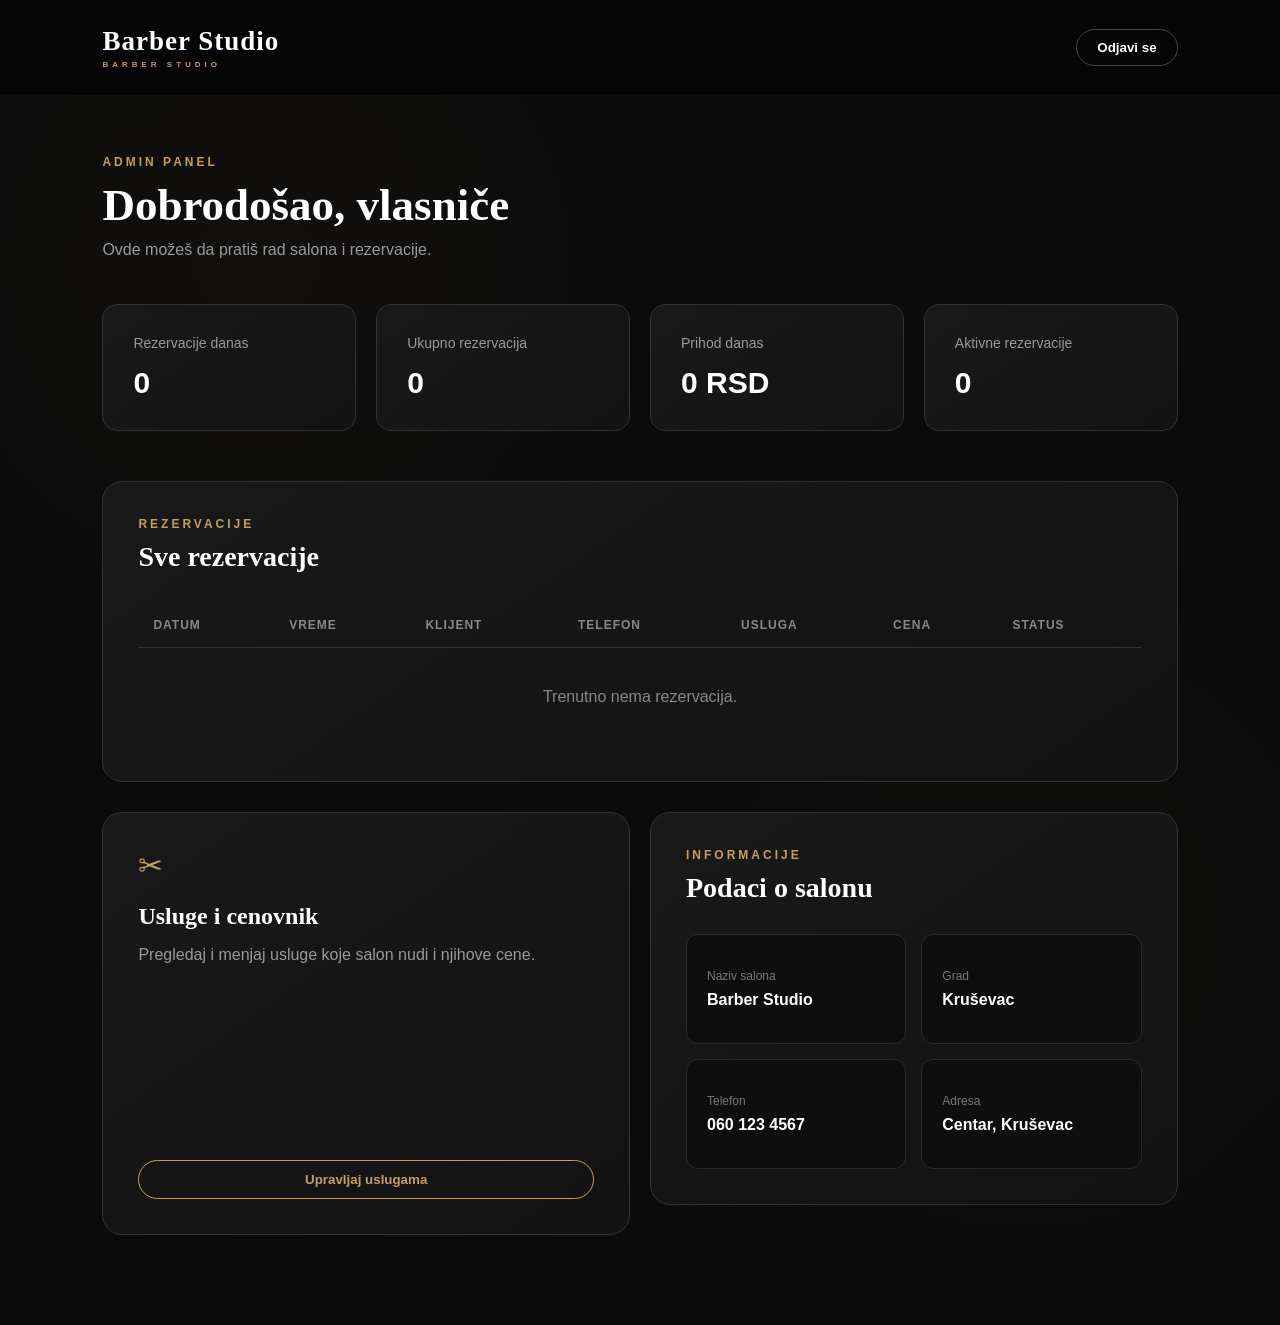
<file: admin.html>
<!DOCTYPE html>
<html lang="sr">

<head>

    <meta charset="UTF-8">
    <meta name="viewport" content="width=device-width, initial-scale=1.0">

    <title>Admin Panel - Barber Studio</title>

    <link rel="stylesheet" href="style.css">

</head>


<body>


<header class="admin-header">

    <div class="logo">
        Barber Studio
    </div>

    <button class="logout-btn" onclick="logout()">
        Odjavi se
    </button>

</header>



<main class="admin-container">


    <!-- NASLOV -->

    <div class="admin-title">

        <p class="admin-label">
            ADMIN PANEL
        </p>

        <h1>
            Dobrodošao, vlasniče
        </h1>

        <p>
            Ovde možeš da pratiš rad salona i rezervacije.
        </p>

    </div>



    <!-- STATISTIKA -->

    <section class="stats">


        <div class="stat-card">

            <span>
                Rezervacije danas
            </span>

            <strong id="todayReservations">
                0
            </strong>

        </div>



        <div class="stat-card">

            <span>
                Ukupno rezervacija
            </span>

            <strong id="totalReservations">
                0
            </strong>

        </div>



        <div class="stat-card">

            <span>
                Prihod danas
            </span>

            <strong id="todayIncome">
                0 RSD
            </strong>

        </div>



        <div class="stat-card">

            <span>
                Aktivne rezervacije
            </span>

            <strong id="activeReservations">
                0
            </strong>

        </div>


    </section>



    <!-- REZERVACIJE -->

    <section class="admin-section">


        <div class="section-header">

            <div>

                <p class="admin-label">
                    REZERVACIJE
                </p>

                <h2>
                    Sve rezervacije
                </h2>

            </div>

        </div>



        <div class="table-wrapper">


            <table>


                <thead>

                    <tr>

                        <th>Datum</th>

                        <th>Vreme</th>

                        <th>Klijent</th>

                        <th>Telefon</th>

                        <th>Usluga</th>

                        <th>Cena</th>

                        <th>Status</th>

                    </tr>

                </thead>



                <tbody id="reservationTable">

                </tbody>


            </table>


        </div>



        <!-- NEMA REZERVACIJA -->

        <div
            id="noReservations"
            style="
                display:none;
                text-align:center;
                padding:40px;
                color:#888;
            "
        >

            Trenutno nema rezervacija.

        </div>


    </section>



    <!-- BRZA PODEŠAVANJA -->

    <section class="admin-grid">


        <!-- USLUGE -->

        <div class="admin-card">

            <div class="card-icon">
                ✂
            </div>

            <h3>
                Usluge i cenovnik
            </h3>

            <p>
                Pregledaj i menjaj usluge koje salon nudi
                i njihove cene.
            </p>

<button
                class="card-button"
                onclick="window.location.href='usluge.html'"
>
               Upravljaj uslugama
            </button>

        </div>



    <!-- INFORMACIJE -->

    <section class="admin-section">


        <div class="section-header">

            <div>

                <p class="admin-label">
                    INFORMACIJE
                </p>

                <h2>
                    Podaci o salonu
                </h2>

            </div>

        </div>



        <div class="info-grid">


            <div class="info-item">

                <span>
                    Naziv salona
                </span>

                <strong>
                    Barber Studio
                </strong>

            </div>



            <div class="info-item">

                <span>
                    Grad
                </span>

                <strong>
                    Kruševac
                </strong>

            </div>



            <div class="info-item">

                <span>
                    Telefon
                </span>

                <strong>
                    060 123 4567
                </strong>

            </div>



            <div class="info-item">

                <span>
                    Adresa
                </span>

                <strong>
                    Centar, Kruševac
                </strong>

            </div>


        </div>


    </section>


</main>



<script>


/* =====================================
   UČITAVANJE REZERVACIJA
===================================== */

function getReservations() {

    try {

        const data =
            localStorage.getItem("reservations");

        if (!data) {
            return [];
        }

        const reservations =
            JSON.parse(data);

        if (!Array.isArray(reservations)) {
            return [];
        }

        return reservations;

    } catch (error) {

        console.error(
            "Greška pri učitavanju rezervacija:",
            error
        );

        return [];

    }

}



/* =====================================
   FORMAT DATUMA
===================================== */

function formatDate(date) {

    if (!date) {
        return "-";
    }

    const parts =
        date.split("-");

    if (parts.length !== 3) {
        return date;
    }

    return (
        parts[2] +
        "." +
        parts[1] +
        "." +
        parts[0] +
        "."
    );

}



/* =====================================
   UČITAJ ADMIN
===================================== */

function loadAdmin() {


    const reservations =
        getReservations();


    const table =
        document.getElementById(
            "reservationTable"
        );


    const noReservations =
        document.getElementById(
            "noReservations"
        );


    table.innerHTML = "";



    /* NEMA REZERVACIJA */

    if (reservations.length === 0) {

        noReservations.style.display =
            "block";

    } else {

        noReservations.style.display =
            "none";

    }



    /* =====================================
       SORTIRANJE PO DATUMU I VREMENU
    ===================================== */

    reservations.sort(function(a, b) {

        const first =
            new Date(
                a.date +
                "T" +
                (a.time || "00:00")
            );


        const second =
            new Date(
                b.date +
                "T" +
                (b.time || "00:00")
            );


        return first - second;

    });



    /* =====================================
       ISPIS REZERVACIJA
    ===================================== */

    reservations.forEach(function(reservation) {


        const row =
            document.createElement("tr");



        /*
         * Nema više čekanja.
         * Svaka rezervacija je automatski potvrđena.
         */

        const status =
            reservation.status === "Otkazano"
                ? "Otkazano"
                : "Potvrđeno";



        let statusClass =
            "confirmed";


        if (status === "Otkazano") {

            statusClass =
                "cancelled";

        }



        row.innerHTML = `

            <td>
                ${formatDate(reservation.date)}
            </td>


            <td>

                <strong>
                    ${reservation.time || "-"}
                </strong>

            </td>


            <td>
                ${reservation.name || "-"}
            </td>


            <td>
                ${reservation.phone || "-"}
            </td>


            <td>
                ${reservation.service || "-"}
            </td>


            <td>
                ${(Number(reservation.price) || 0).toLocaleString("sr-RS")} RSD
            </td>


            <td>

                <span class="status ${statusClass}">
                    ${status}
                </span>

            </td>

        `;


        table.appendChild(row);

    });



    /* STATISTIKA */

    updateStatistics(reservations);

}



/* =====================================
   STATISTIKA
===================================== */

function updateStatistics(reservations) {


    const today =
        new Date();


    const todayString =

        today.getFullYear() +
        "-" +

        String(
            today.getMonth() + 1
        ).padStart(2, "0") +

        "-" +

        String(
            today.getDate()
        ).padStart(2, "0");



    /* =====================================
       REZERVACIJE DANAS
    ===================================== */

    const todayReservations =
        reservations.filter(function(reservation) {

            return (

                reservation.date ===
                todayString

                &&

                reservation.status !==
                "Otkazano"

            );

        });



    /* =====================================
       AKTIVNE REZERVACIJE
    ===================================== */

    const activeReservations =
        reservations.filter(function(reservation) {

            return (
                reservation.status !==
                "Otkazano"
            );

        });



    /* =====================================
       PRIHOD DANAS
    ===================================== */

    let income = 0;


    todayReservations.forEach(function(reservation) {

        income +=
            Number(
                reservation.price
            ) || 0;

    });



    /* =====================================
       ISPIS STATISTIKE
    ===================================== */

    document.getElementById(
        "todayReservations"
    ).textContent =
        todayReservations.length;



    document.getElementById(
        "totalReservations"
    ).textContent =
        reservations.length;



    document.getElementById(
        "todayIncome"
    ).textContent =

        income.toLocaleString(
            "sr-RS"
        ) +
        " RSD";



    document.getElementById(
        "activeReservations"
    ).textContent =
        activeReservations.length;

}



/* =====================================
   ODJAVA
===================================== */

function logout() {

    window.location.href =
        "login.html";

}



/* =====================================
   POKRETANJE
===================================== */

loadAdmin();


</script>


</body>

</html>
</file>
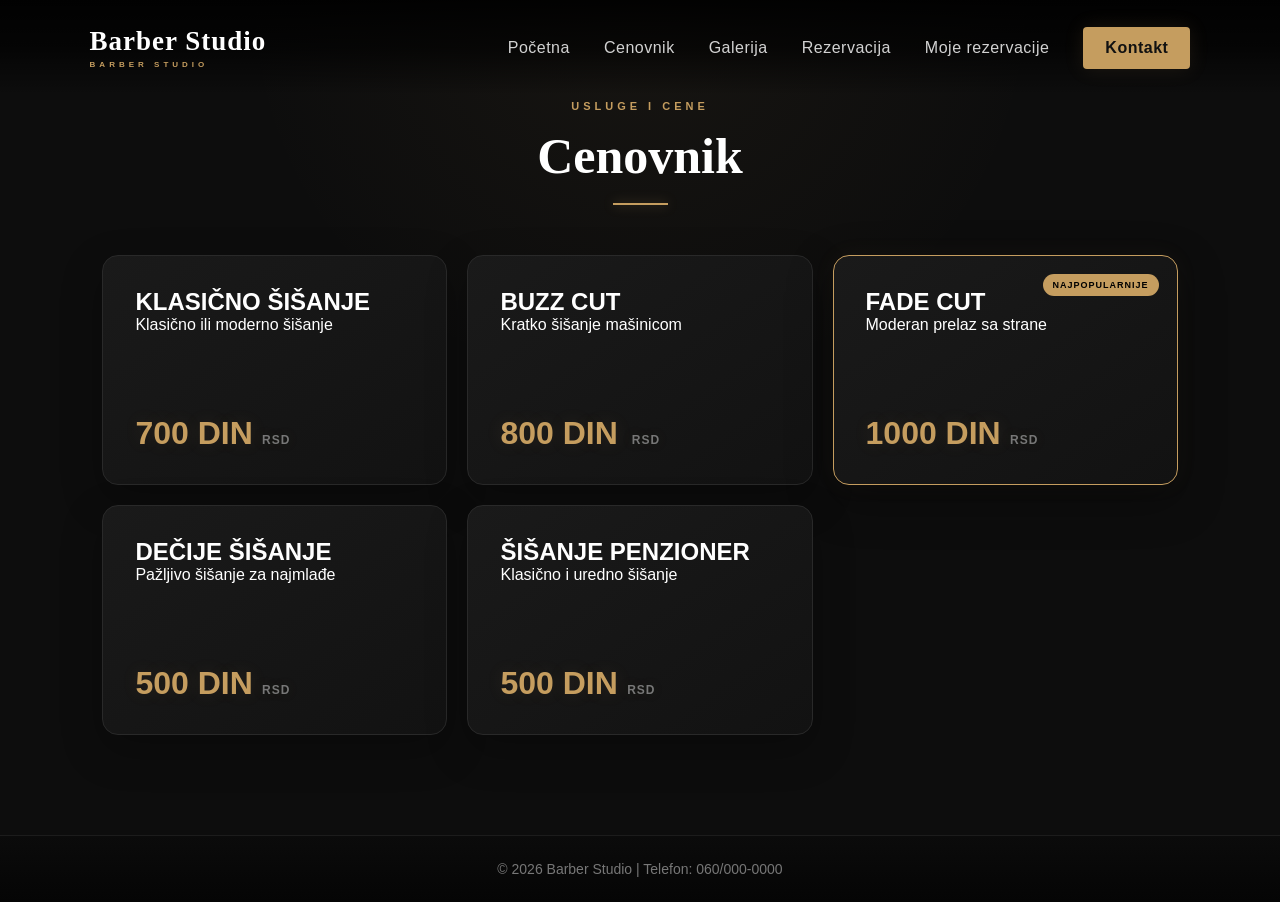
<file: cenovnik.html>
<!DOCTYPE html>
<html lang="sr">
<head>
    <meta charset="UTF-8">
    <meta name="viewport" content="width=device-width, initial-scale=1.0">
    <title>Cenovnik - Barber Studio</title>
    <link rel="stylesheet" href="style.css">
</head>

<body>

<header>
    <div class="logo">
        Barber Studio
    </div>

    <nav>
        <a href="index.html">Početna</a>
        <a href="cenovnik.html">Cenovnik</a>
        <a href="galerija.html">Galerija</a>
        <a href="rezervacija.html">Rezervacija</a>
        <a href="moje-rezervacije.html">Moje rezervacije</a>
        <a href="kontakt.html">Kontakt</a>
    </nav>
</header>


<section class="cenovnik">

    <h1>Cenovnik</h1>

    <div class="price-list">

        <div class="price-item">
            <div>
                <h2>KLASIČNO ŠIŠANJE</h2>
                <p>Klasično ili moderno šišanje</p>
            </div>
            <span>700 DIN</span>
        </div>

        <div class="price-item">
            <div>
                <h2>BUZZ CUT</h2>
                <p>Kratko šišanje mašinicom</p>
            </div>
            <span>800 DIN </span>
        </div>

        <div class="price-item">
            <div>
                <h2>FADE CUT</h2>
                <p>Moderan prelaz sa strane</p>
            </div>
            <span>1000 DIN</span>
        </div>

        <div class="price-item">
            <div>
                <h2>DEČIJE ŠIŠANJE</h2>
                <p>Pažljivo šišanje za najmlađe</p>
            </div>
            <span>500 DIN</span>
        </div>

        <div class="price-item">
            <div>
                <h2>ŠIŠANJE PENZIONER</h2>
                <p>Klasično i uredno šišanje</p>
            </div>
            <span>500 DIN</span>
        </div>

    </div>

</section>

<footer>
    <p>© 2026 Barber Studio | Telefon: 060/000-0000</p>
</footer>


</body>
</html>
</file>
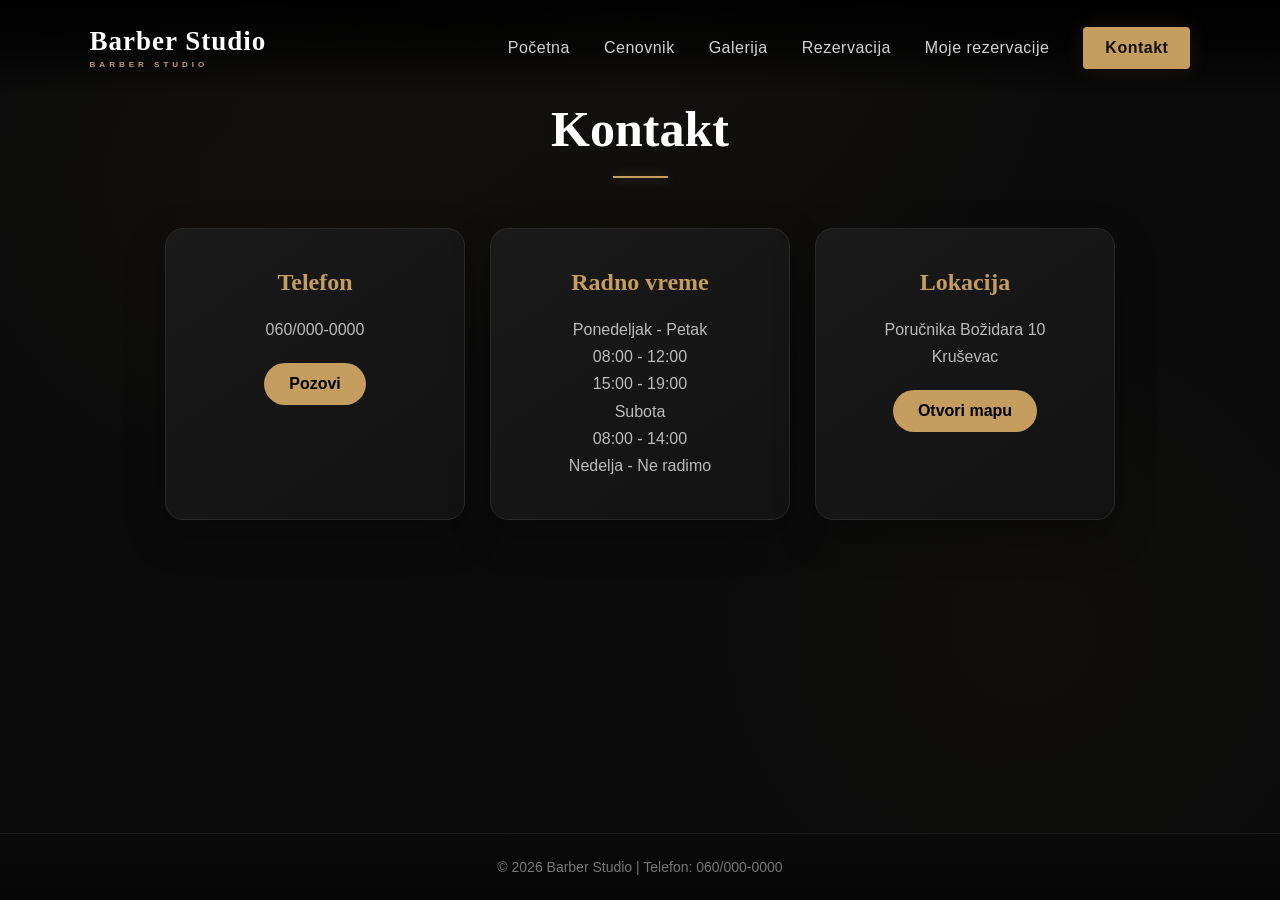
<file: kontakt.html>
<!DOCTYPE html>
<html lang="sr">

<head>

    <meta charset="UTF-8">
    <meta name="viewport" content="width=device-width, initial-scale=1.0">

    <title>Kontakt - Barber Studio</title>

    <link rel="stylesheet" href="style.css">

</head>

<body>

    <!-- =========================
         HEADER
    ========================== -->

    <header>

        <div class="logo">
            Barber Studio
        </div>

        <nav>

            <a href="index.html">Početna</a>

            <a href="cenovnik.html">Cenovnik</a>

            <a href="galerija.html">Galerija</a>

            <a href="rezervacija.html">Rezervacija</a>

            <a href="moje-rezervacije.html">Moje rezervacije</a>

            <a href="kontakt.html">Kontakt</a>

        </nav>

    </header>


    <!-- =========================
         KONTAKT
    ========================== -->

    <section class="contact">

        <h1>
            Kontakt
        </h1>

        <div class="contact-box">


            <!-- TELEFON -->

            <div class="contact-card">

                <h2>
                    Telefon
                </h2>

                <p>
                    060/000-0000
                </p>

                <a href="tel:0600000000">
                    Pozovi
                </a>

            </div>


            <!-- RADNO VREME -->

            <div class="contact-card">

                <h2>
                    Radno vreme
                </h2>

                <p>
                    Ponedeljak - Petak
                    <br>
                    08:00 - 12:00
                    <br>
                    15:00 - 19:00
                </p>

                <p>
                    Subota
                    <br>
                    08:00 - 14:00
                </p>

                <p>
                    Nedelja - Ne radimo
                </p>

            </div>


            <!-- LOKACIJA -->

            <div class="contact-card">

                <h2>
                    Lokacija
                </h2>

                <p>
                    Poručnika Božidara 10
                    <br>
                    Kruševac
                </p>

                <a
                    href="https://www.google.com/maps/search/?api=1&query=Poručnika+Božidara+10,+Kruševac"
                    target="_blank"
                    rel="noopener noreferrer"
                    class="map-button"
                >
                    Otvori mapu
                </a>

            </div>


        </div>

    </section>


    <!-- =========================
         FOOTER
    ========================== -->

    <footer>

        <p>
            © 2026 Barber Studio | Telefon: 060/000-0000
        </p>

    </footer>


</body>

</html>
</file>
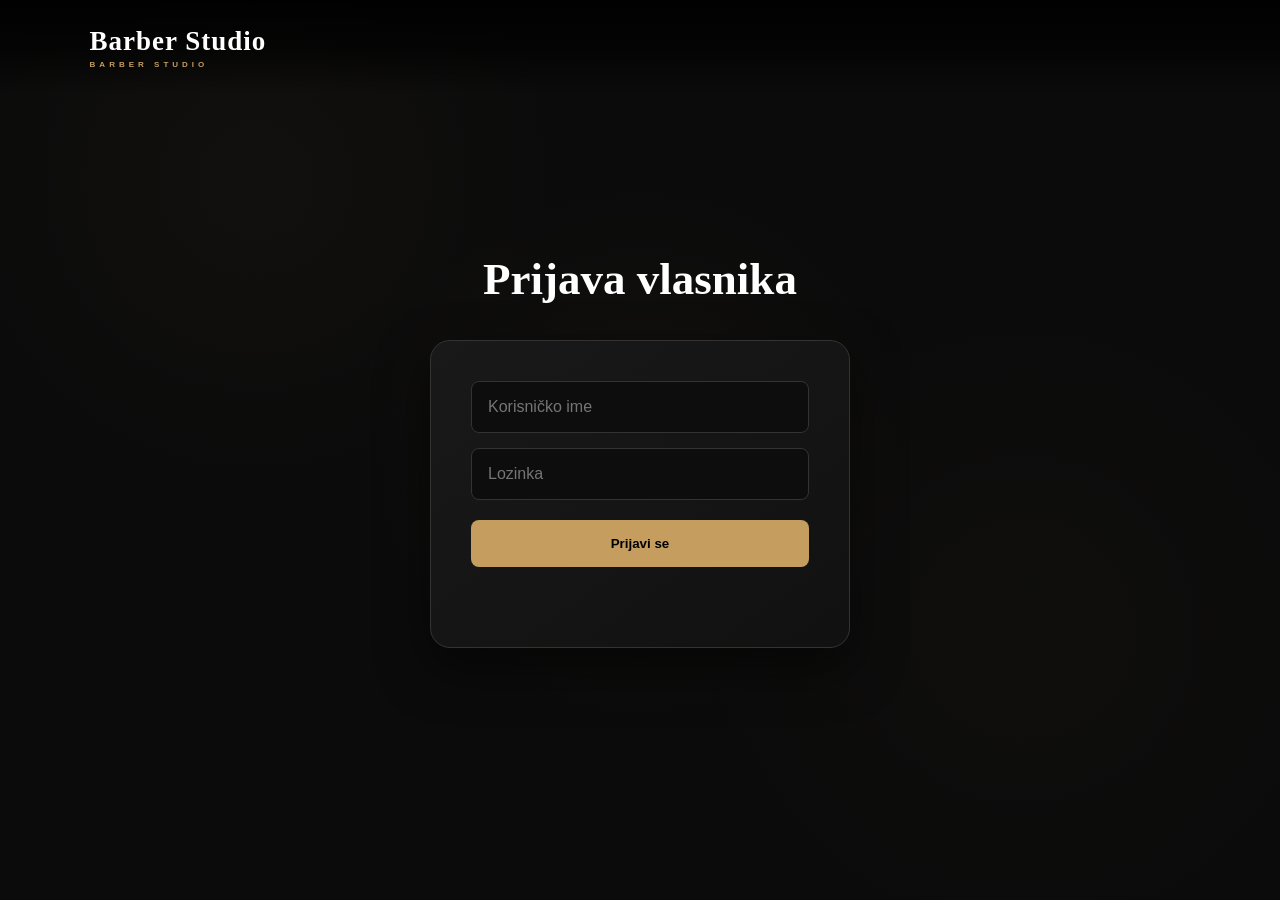
<file: login.html>
<!DOCTYPE html>
<html lang="sr">

<head>
    <meta charset="UTF-8">
    <meta name="viewport" content="width=device-width, initial-scale=1.0">

    <title>Prijava - Barber Studio</title>

    <link rel="stylesheet" href="style.css">
</head>

<body>

<header>

    <div class="logo">
        Barber Studio
    </div>

</header>


<section class="login">

    <h1>Prijava vlasnika</h1>

    <div class="login-box">

        <input
            type="text"
            id="username"
            placeholder="Korisničko ime"
        >

        <input
            type="password"
            id="password"
            placeholder="Lozinka"
        >

        <button type="button" onclick="login()">
            Prijavi se
        </button>

        <p id="login-message"></p>

    </div>

</section>


<script>

function login() {

    const username = document.getElementById("username").value;
    const password = document.getElementById("password").value;

    if (username === "" || password === "") {

        document.getElementById("login-message").textContent =
            "Unesite korisničko ime i lozinku.";

        return;
    }

    // Za sada samo simulacija prijave.
    // Prava prijava će kasnije biti povezana sa serverom.

    if (username === "vlasnik" && password === "1234") {

        window.location.href = "admin.html";

    } else {

        document.getElementById("login-message").textContent =
            "Pogrešno korisničko ime ili lozinka.";

    }

}

</script>

</body>

</html>
</file>
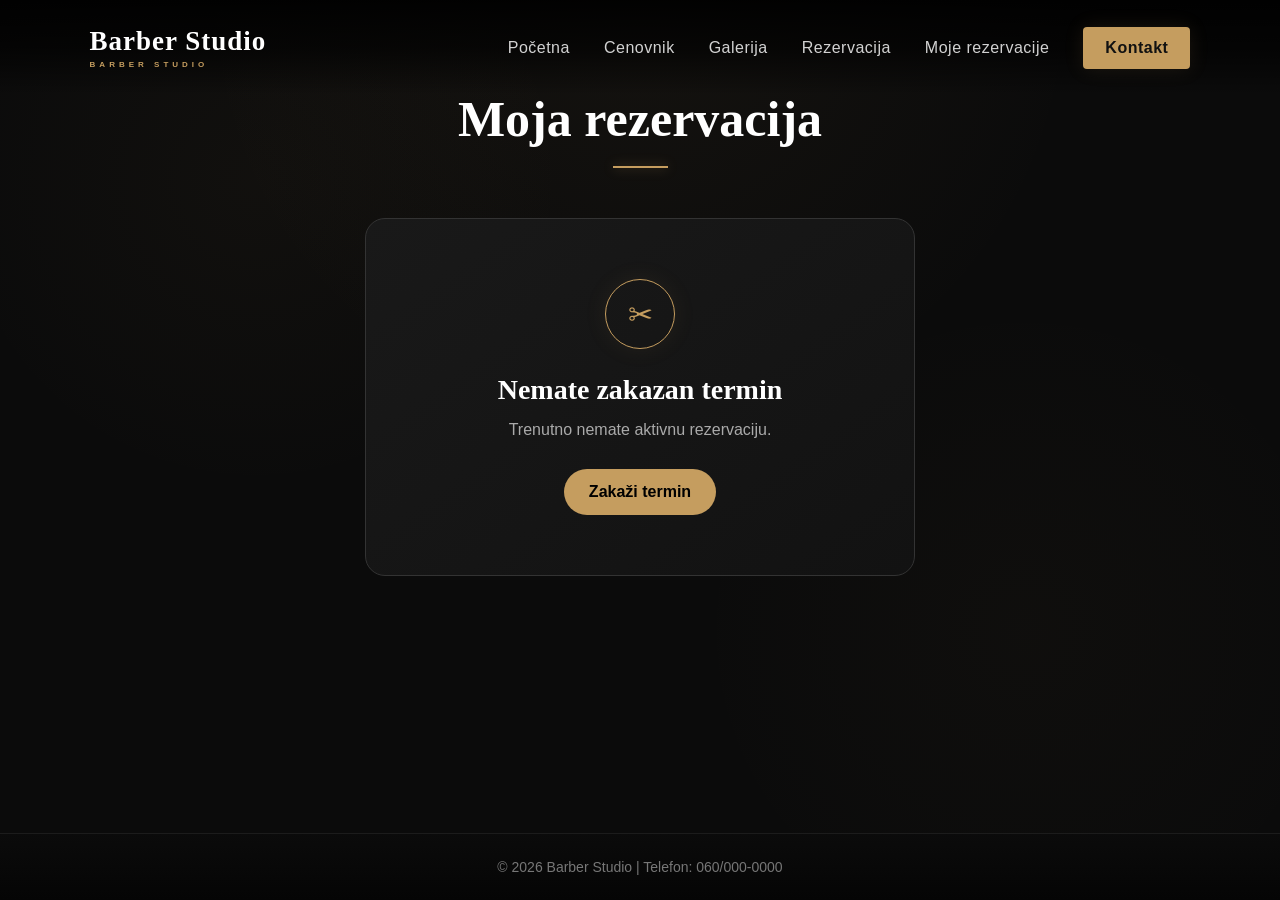
<file: moje-rezervacije.html>
<!DOCTYPE html>
<html lang="sr">

<head>

    <meta charset="UTF-8">
    <meta name="viewport" content="width=device-width, initial-scale=1.0">

    <title>Moje rezervacije - Barber Studio</title>

    <link rel="stylesheet" href="style.css">

</head>


<body>


<header>

    <div class="logo">
        Barber Studio
    </div>


    <nav>

        <a href="index.html">
            Početna
        </a>

        <a href="cenovnik.html">
            Cenovnik
        </a>

        <a href="galerija.html">
            Galerija
        </a>

        <a href="rezervacija.html">
            Rezervacija
        </a>

        <a href="moje-rezervacije.html">
            Moje rezervacije
        </a>

        <a href="kontakt.html">
            Kontakt
        </a>

    </nav>

</header>



<section class="my-reservation">

    <h1>
        Moja rezervacija
    </h1>


    <div id="reservationContainer">

    </div>

</section>



<footer>

    <p>
        © 2026 Barber Studio | Telefon: 060/000-0000
    </p>

</footer>



<script>

/* =====================================================
   MOJA REZERVACIJA
===================================================== */

function loadMyReservation() {

    let container =
        document.getElementById(
            "reservationContainer"
        );


    /* =========================================
       UČITAVANJE SVIH REZERVACIJA
    ========================================= */

    let reservations = [];


    try {

        reservations =
            JSON.parse(
                localStorage.getItem("reservations")
            ) || [];

    } catch (error) {

        reservations = [];

    }


    /* =========================================
       AKO NEMA REZERVACIJA
    ========================================= */

    if (
        !Array.isArray(reservations) ||
        reservations.length === 0
    ) {

        showNoReservation();

        return;

    }


    /* =========================================
       UZMI POSLEDNJU REZERVACIJU
    ========================================= */

    let reservation =
        reservations[reservations.length - 1];


    /* =========================================
       AKO JE POSLEDNJA OTKAZANA
    ========================================= */

    if (
        reservation.status === "Otkazano"
    ) {

        showNoReservation();

        return;

    }


    /* =========================================
       PRIKAŽI REZERVACIJU
    ========================================= */

    container.innerHTML = `

        <div class="reservation-card">


            <div class="reservation-top">

                <div>

                    <span>
                        BARBER STUDIO
                    </span>

                    <h2>
                        Vaš termin
                    </h2>

                </div>


                <div class="reservation-status confirmed">
                    Potvrđeno
                </div>

            </div>



            <div class="reservation-details">


                <div class="reservation-detail">

                    <small>
                        IME I PREZIME
                    </small>

                    <strong>
                        ${escapeHTML(reservation.name)}
                    </strong>

                </div>



                <div class="reservation-detail">

                    <small>
                        TELEFON
                    </small>

                    <strong>
                        ${escapeHTML(reservation.phone)}
                    </strong>

                </div>



                <div class="reservation-detail">

                    <small>
                        USLUGA
                    </small>

                    <strong>
                        ${escapeHTML(reservation.service)}
                    </strong>

                </div>



                <div class="reservation-detail">

                    <small>
                        DATUM
                    </small>

                    <strong>
                        ${formatDate(reservation.date)}
                    </strong>

                </div>



                <div class="reservation-detail">

                    <small>
                        VREME
                    </small>

                    <strong class="reservation-time">
                        ${escapeHTML(reservation.time)}
                    </strong>

                </div>



                <div class="reservation-detail">

                    <small>
                        CENA
                    </small>

                    <strong>
                        ${Number(reservation.price) || 0} RSD
                    </strong>

                </div>


            </div>



            <div class="reservation-actions">


                <a
                    href="rezervacija.html"
                    class="reservation-button"
                >
                    Nova rezervacija
                </a>


                <button
                    type="button"
                    onclick="cancelReservation(${reservation.id})"
                    class="cancel-button"
                >
                    Otkaži rezervaciju
                </button>


            </div>


        </div>

    `;

}


/* =====================================================
   NEMA REZERVACIJE
===================================================== */

function showNoReservation() {

    let container =
        document.getElementById(
            "reservationContainer"
        );


    container.innerHTML = `

        <div class="no-reservation">

            <div class="reservation-icon">
                ✂
            </div>


            <h2>
                Nemate zakazan termin
            </h2>


            <p>
                Trenutno nemate aktivnu rezervaciju.
            </p>


            <a
                href="rezervacija.html"
                class="reservation-button"
            >
                Zakaži termin
            </a>

        </div>

    `;

}


/* =====================================================
   OTKAZIVANJE
===================================================== */

function cancelReservation(id) {

    let confirmed =
        confirm(
            "Da li ste sigurni da želite da otkažete rezervaciju?"
        );


    if (!confirmed) {

        return;

    }


    let reservations = [];


    try {

        reservations =
            JSON.parse(
                localStorage.getItem("reservations")
            ) || [];

    } catch (error) {

        reservations = [];

    }


    /* =========================================
       PRONAĐI REZERVACIJU
    ========================================= */

    let reservation =
        reservations.find(
            function(item) {

                return item.id === id;

            }
        );


    if (!reservation) {

        return;

    }


    /* =========================================
       OZNAČI KAO OTKAZANO
    ========================================= */

    reservation.status =
        "Otkazano";


    localStorage.setItem(
        "reservations",
        JSON.stringify(reservations)
    );


    /* =========================================
       OSVEŽI STRANICU
    ========================================= */

    loadMyReservation();

}


/* =====================================================
   FORMAT DATUMA
===================================================== */

function formatDate(date) {

    if (!date) {

        return "-";

    }


    let parts =
        date.split("-");


    if (parts.length !== 3) {

        return date;

    }


    return (
        parts[2] +
        "." +
        parts[1] +
        "." +
        parts[0] +
        "."
    );

}


/* =====================================================
   ZAŠTITA TEKSTA
===================================================== */

function escapeHTML(value) {

    if (value === undefined || value === null) {

        return "";

    }


    return String(value)

        .replace(/&/g, "&amp;")

        .replace(/</g, "&lt;")

        .replace(/>/g, "&gt;")

        .replace(/"/g, "&quot;")

        .replace(/'/g, "&#039;");

}


/* =====================================================
   POKRETANJE
===================================================== */

loadMyReservation();

</script>


</body>

</html>
</file>
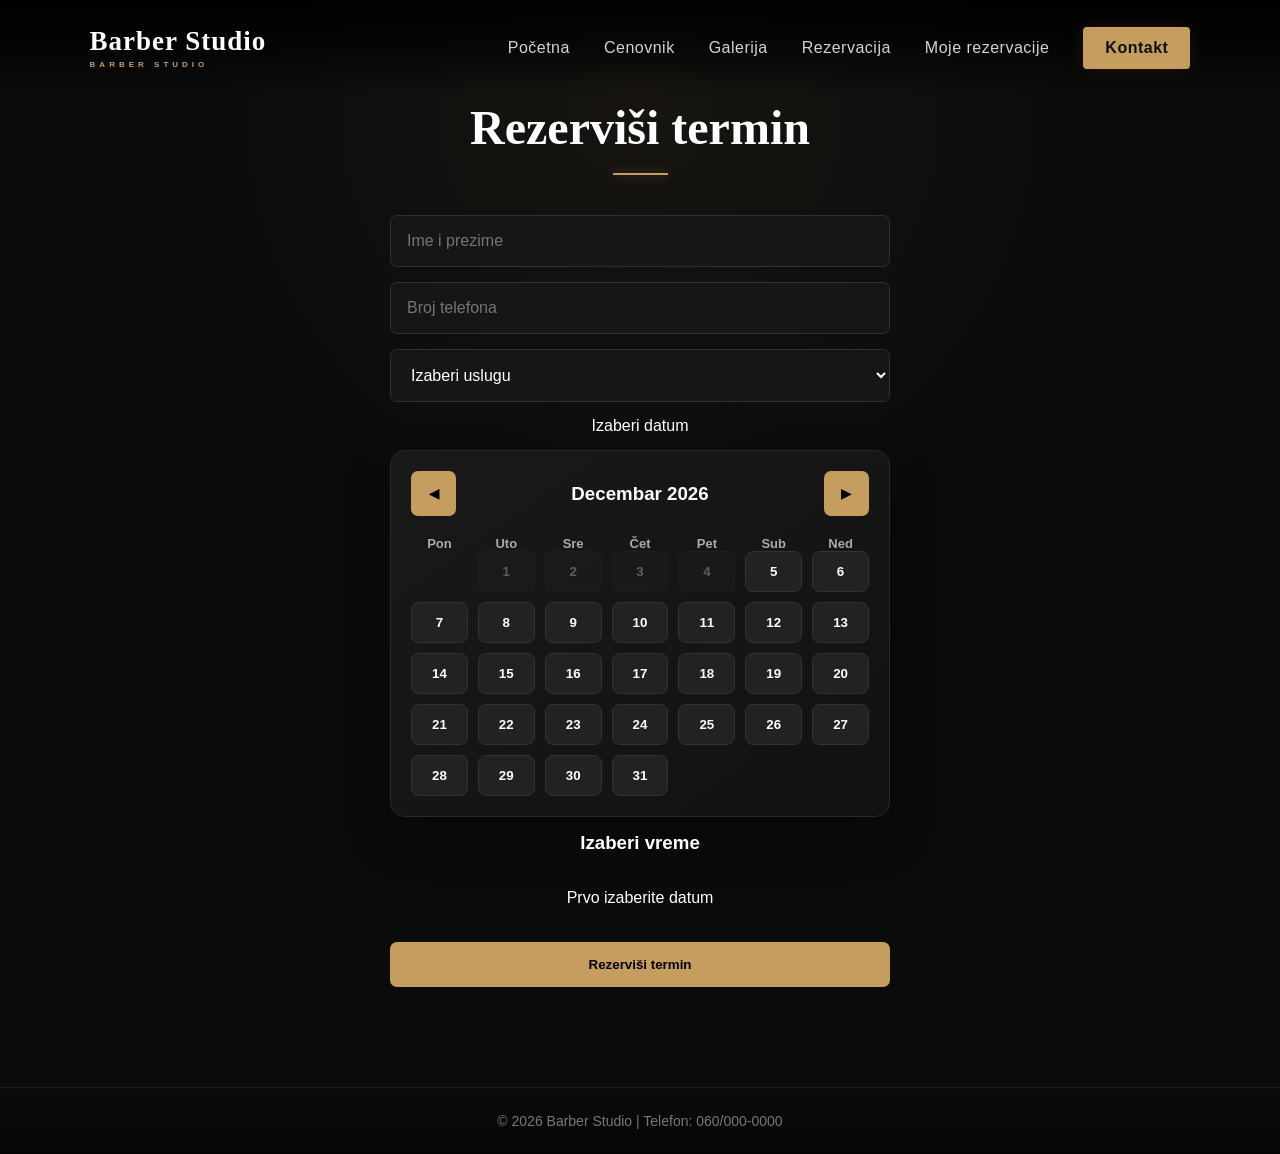
<file: rezervacija.html>
<!DOCTYPE html>
<html lang="sr">

<head>
    <meta charset="UTF-8">
    <meta name="viewport" content="width=device-width, initial-scale=1.0">
    <title>Rezervacija - Barber Studio</title>
    <link rel="stylesheet" href="style.css">
</head>


<body>


<header>

    <div class="logo">
        Barber Studio
    </div>


    <nav>
        <a href="index.html">Početna</a>
        <a href="cenovnik.html">Cenovnik</a>
        <a href="galerija.html">Galerija</a>
        <a href="rezervacija.html">Rezervacija</a>
        <a href="moje-rezervacije.html">Moje rezervacije</a>
        <a href="kontakt.html">Kontakt</a>
    </nav>

</header>




<section class="reservation">


<h1>Rezerviši termin</h1>



<form id="bookingForm">


<input
id="name"
type="text"
placeholder="Ime i prezime"
required>



<input
id="phone"
type="tel"
placeholder="Broj telefona"
required>



<select id="service" required>

<option value="">
Izaberi uslugu
</option>


<option>
Klasično šišanje - 700 DIN
</option>


<option>
Buzz Cut - 800 DIN
</option>


<option>
Fade Cut - 1000 DIN
</option>


<option>
Dečije šišanje - 500 DIN
</option>


<option>
Šišanje penzioner - 500 DIN
</option>


</select>





<label>
Izaberi datum
</label>


<div class="calendar">

    <div class="calendar-header">
        <button type="button" onclick="prevMonth()">◀</button>

        <h3 id="monthYear"></h3>

        <button type="button" onclick="nextMonth()">▶</button>
    </div>


    <div class="weekdays">

        <div>Pon</div>
        <div>Uto</div>
        <div>Sre</div>
        <div>Čet</div>
        <div>Pet</div>
        <div>Sub</div>
        <div>Ned</div>

    </div>


    <div id="calendarDays" class="calendar-days"></div>


</div>


<input type="hidden" id="date">




<h3>
Izaberi vreme
</h3>



<div id="times" class="times">

<p>
Prvo izaberite datum
</p>

</div>





<button type="submit">
Rezerviši termin
</button>



</form>


</section>





<footer>

<p>
© 2026 Barber Studio | Telefon: 060/000-0000
</p>

</footer>





<script src="script.js"></script>


</body>

</html>
</file>
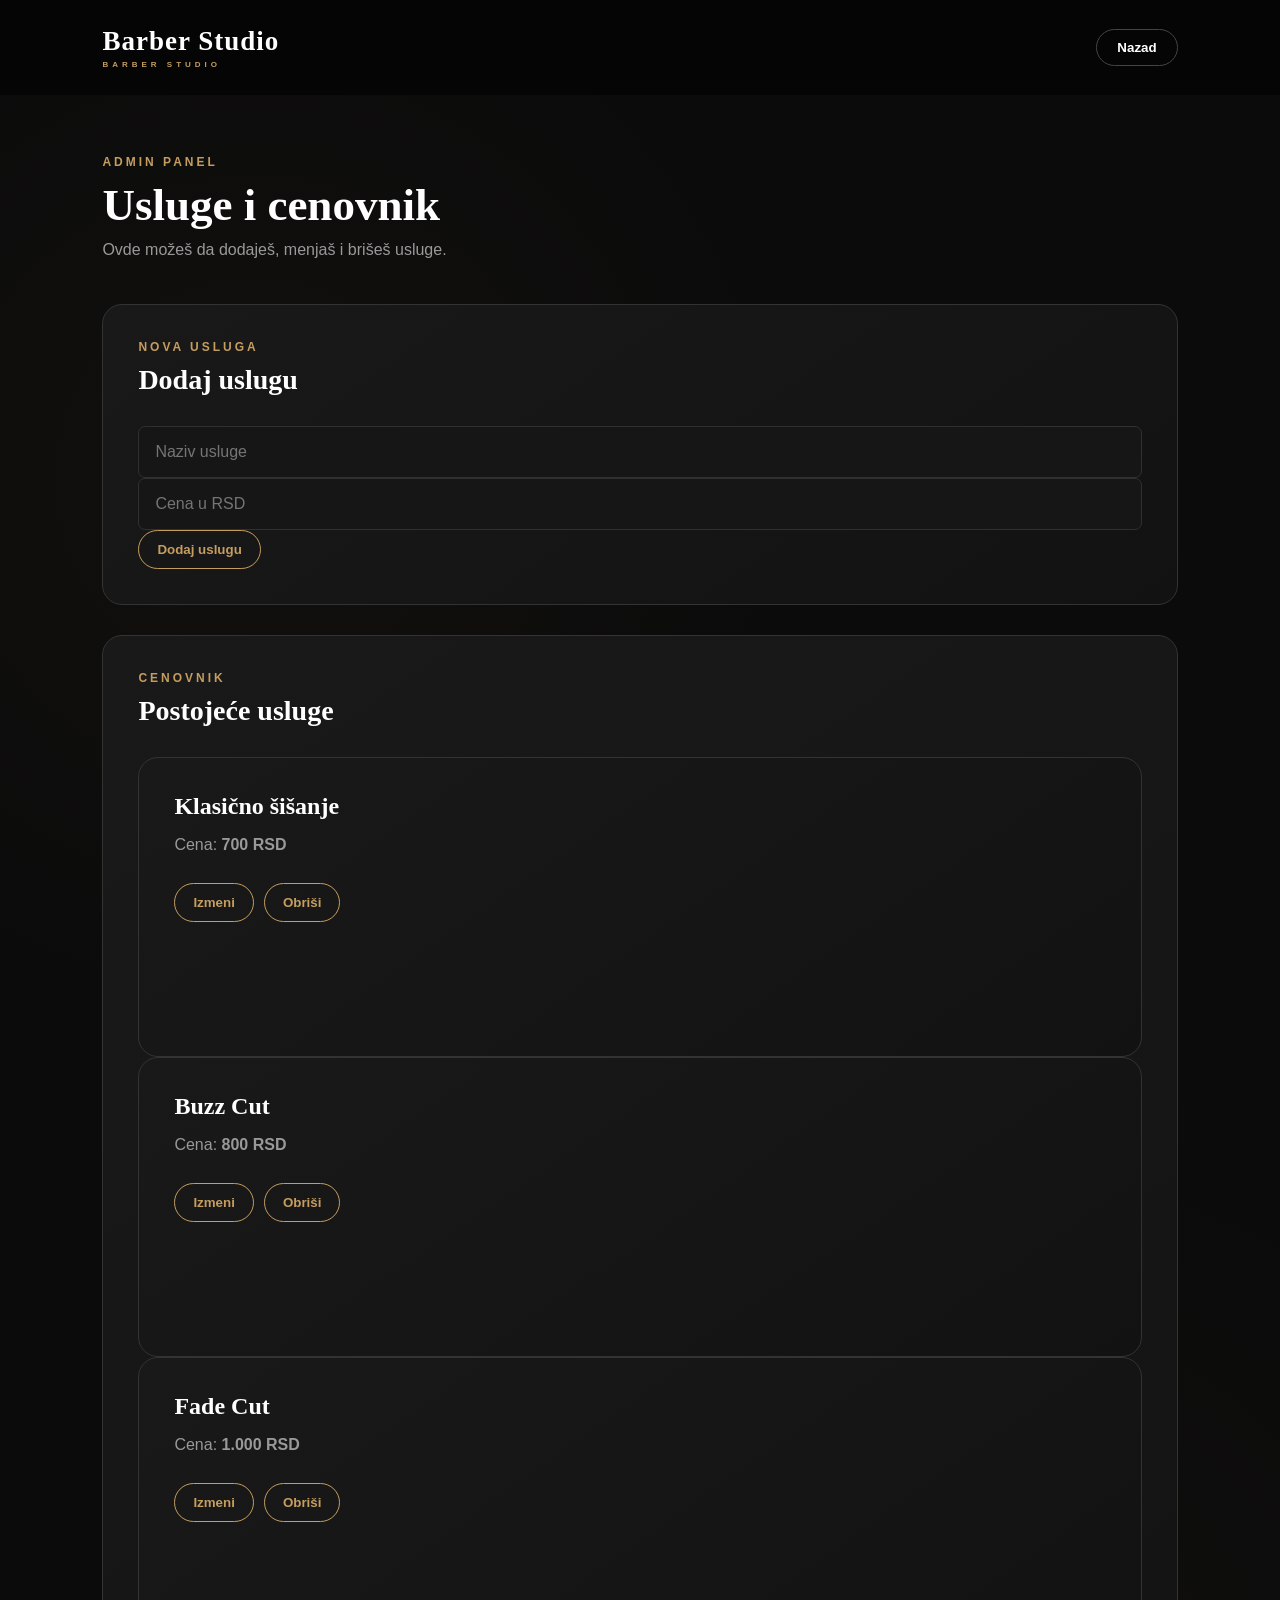
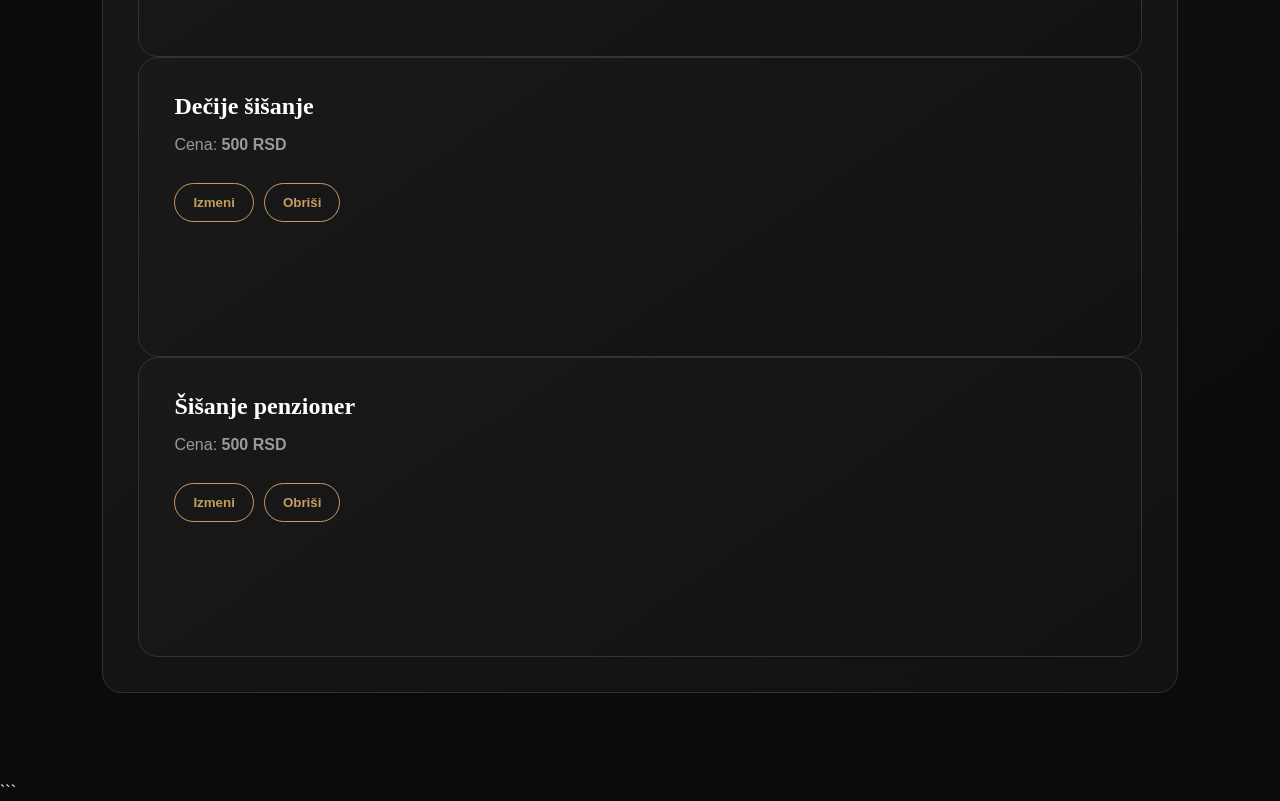
<file: usluge.html>
<!DOCTYPE html>
<html lang="sr">

<head>

    <meta charset="UTF-8">
    <meta name="viewport" content="width=device-width, initial-scale=1.0">

    <title>Usluge i cenovnik - Admin</title>

    <link rel="stylesheet" href="style.css">

</head>

<body>

<header class="admin-header">

    <div class="logo">
        Barber Studio
    </div>

    <button
        class="logout-btn"
        onclick="window.location.href='admin.html'"
    >
        Nazad
    </button>

</header>


<main class="admin-container">

    <div class="admin-title">

        <p class="admin-label">
            ADMIN PANEL
        </p>

        <h1>
            Usluge i cenovnik
        </h1>

        <p>
            Ovde možeš da dodaješ, menjaš i brišeš usluge.
        </p>

    </div>


    <!-- DODAVANJE USLUGE -->

    <section class="admin-section">

        <div class="section-header">

            <div>

                <p class="admin-label">
                    NOVA USLUGA
                </p>

                <h2>
                    Dodaj uslugu
                </h2>

            </div>

        </div>


        <div class="service-form">

            <input
                type="text"
                id="serviceName"
                placeholder="Naziv usluge"
            >

            <input
                type="number"
                id="servicePrice"
                placeholder="Cena u RSD"
                min="0"
            >

            <button
                class="card-button"
                onclick="addService()"
            >
                Dodaj uslugu
            </button>

        </div>

    </section>


    <!-- POSTOJEĆE USLUGE -->

    <section class="admin-section">

        <div class="section-header">

            <div>

                <p class="admin-label">
                    CENOVNIK
                </p>

                <h2>
                    Postojeće usluge
                </h2>

            </div>

        </div>


        <div id="servicesContainer"></div>

    </section>


</main>


<script>

const defaultServices = [

    {
        id: 1,
        name: "Klasično šišanje",
        price: 700
    },

    {
        id: 2,
        name: "Buzz Cut",
        price: 800
    },

    {
        id: 3,
        name: "Fade Cut",
        price: 1000
    },

    {
        id: 4,
        name: "Dečije šišanje",
        price: 500
    },

    {
        id: 5,
        name: "Šišanje penzioner",
        price: 500
    }

];


function getServices() {

    let services =
        localStorage.getItem("barberServices");

    if (!services) {

        localStorage.setItem(
            "barberServices",
            JSON.stringify(defaultServices)
        );

        return defaultServices;

    }

    try {

        let parsed =
            JSON.parse(services);

        if (!Array.isArray(parsed)) {
            return defaultServices;
        }

        return parsed;

    } catch (error) {

        return defaultServices;

    }

}


function saveServices(services) {

    localStorage.setItem(
        "barberServices",
        JSON.stringify(services)
    );

}


function renderServices() {

    const container =
        document.getElementById(
            "servicesContainer"
        );

    const services =
        getServices();

    container.innerHTML = "";


    if (services.length === 0) {

        container.innerHTML = `
            <p>
                Trenutno nema usluga.
            </p>
        `;

        return;

    }


    services.forEach(function(service) {

        const card =
            document.createElement("div");

        card.className =
            "admin-card";


        card.innerHTML = `

            <h3>
                ${service.name}
            </h3>

            <p>
                Cena:
                <strong>
                    ${Number(service.price).toLocaleString("sr-RS")} RSD
                </strong>
            </p>

            <div style="
                display:flex;
                gap:10px;
                flex-wrap:wrap;
            ">

                <button
                    class="card-button"
                    onclick="editService(${service.id})"
                >
                    Izmeni
                </button>

                <button
                    class="card-button"
                    onclick="deleteService(${service.id})"
                >
                    Obriši
                </button>

            </div>

        `;


        container.appendChild(card);

    });

}


function addService() {

    const nameInput =
        document.getElementById(
            "serviceName"
        );

    const priceInput =
        document.getElementById(
            "servicePrice"
        );


    const name =
        nameInput.value.trim();

    const price =
        Number(priceInput.value);


    if (!name) {

        alert(
            "Unesite naziv usluge."
        );

        return;

    }


    if (!price || price <= 0) {

        alert(
            "Unesite ispravnu cenu."
        );

        return;

    }


    const services =
        getServices();


    services.push({

        id: Date.now(),

        name: name,

        price: price

    });


    saveServices(services);


    nameInput.value = "";
    priceInput.value = "";


    renderServices();


    alert(
        "Usluga je uspešno dodata."
    );

}


function editService(id) {

    const services =
        getServices();


    const service =
        services.find(function(item) {

            return item.id === id;

        });


    if (!service) {
        return;
    }


    const newName =
        prompt(
            "Unesite novi naziv usluge:",
            service.name
        );


    if (newName === null) {
        return;
    }


    const cleanName =
        newName.trim();


    if (!cleanName) {

        alert(
            "Naziv usluge ne može biti prazan."
        );

        return;

    }


    const newPrice =
        prompt(
            "Unesite novu cenu:",
            service.price
        );


    if (newPrice === null) {
        return;
    }


    const price =
        Number(newPrice);


    if (!price || price <= 0) {

        alert(
            "Cena nije ispravna."
        );

        return;

    }


    service.name =
        cleanName;

    service.price =
        price;


    saveServices(services);

    renderServices();


    alert(
        "Usluga je uspešno izmenjena."
    );

}


function deleteService(id) {

    const services =
        getServices();


    const service =
        services.find(function(item) {

            return item.id === id;

        });


    if (!service) {
        return;
    }


    const confirmed =
        confirm(
            'Da li ste sigurni da želite da obrišete uslugu "' +
            service.name +
            '"?'
        );


    if (!confirmed) {
        return;
    }


    const newServices =
        services.filter(function(item) {

            return item.id !== id;

        });


    saveServices(newServices);

    renderServices();


    alert(
        "Usluga je obrisana."
    );

}


renderServices();

</script>


</body>

</html>
```
</file>
<file: style.css>
/* =========================================================
   RESET
========================================================= */

* {
    margin: 0;
    padding: 0;
    box-sizing: border-box;
    font-family: Arial, sans-serif;
}

html {
    scroll-behavior: smooth;
}

body {
    background: #0b0b0b;
    color: #fff;
    min-height: 100vh;
    display: flex;
    flex-direction: column;

    background-image:
        radial-gradient(
            circle at 20% 20%,
            rgba(197, 157, 95, .035) 0,
            transparent 25%
        ),
        radial-gradient(
            circle at 80% 70%,
            rgba(197, 157, 95, .025) 0,
            transparent 28%
        );
}

img {
    max-width: 100%;
    display: block;
}

button,
input,
select {
    font-family: inherit;
}


/* =========================================================
   HEADER
========================================================= */

header {
    position: absolute;
    top: 0;
    left: 0;
    width: 100%;
    min-height: 95px;

    padding: 0 7%;

    display: flex;
    justify-content: space-between;
    align-items: center;

    background:
        linear-gradient(
            to bottom,
            rgba(0, 0, 0, .92),
            rgba(0, 0, 0, .65),
            rgba(0, 0, 0, 0)
        );

    z-index: 1000;
}


/* =========================================================
   LOGO
========================================================= */

.logo {
    color: #fff;
    text-decoration: none;

    font-family: Georgia, serif;
    font-size: 27px;
    font-weight: bold;

    letter-spacing: 1px;
    flex-shrink: 0;
}

.logo::after {
    content: "BARBER STUDIO";

    display: block;

    color: #c59d5f;

    font-family: Arial, sans-serif;
    font-size: 8px;

    letter-spacing: 4px;
    margin-top: 3px;
}


/* =========================================================
   NAVIGATION
========================================================= */

nav {
    display: flex;
    align-items: center;
    gap: 34px;
}

nav a {
    position: relative;

    color: rgba(255, 255, 255, .82);

    text-decoration: none;

    font-size: 16px;
    font-weight: 500;

    letter-spacing: .5px;

    transition: .3s;
}

nav a::after {
    content: "";

    position: absolute;
    left: 0;
    bottom: -9px;

    width: 0;
    height: 2px;

    background: #c59d5f;

    box-shadow: 0 0 8px rgba(197, 157, 95, .5);

    transition: .3s;
}

nav a:hover {
    color: #fff;
}

nav a:hover::after {
    width: 100%;
}


/* ZLATNO DUGME */

nav a:last-child {
    padding: 12px 22px;

    color: #111;
    background: #c59d5f;

    border-radius: 4px;

    font-weight: bold;

    box-shadow:
        0 0 20px rgba(197, 157, 95, .12);

    transition: .3s;
}

nav a:last-child::after {
    display: none;
}

nav a:last-child:hover {
    background: #fff;
    color: #111;

    transform: translateY(-2px);

    box-shadow:
        0 5px 25px rgba(255, 255, 255, .12);
}


/* =========================================================
   HERO
========================================================= */

.hero {
    min-height: 92vh;

    position: relative;

    background:
        linear-gradient(
            90deg,
            rgba(0, 0, 0, .90) 0%,
            rgba(0, 0, 0, .72) 45%,
            rgba(0, 0, 0, .58) 100%
        ),
        linear-gradient(
            rgba(197, 157, 95, .035),
            rgba(0, 0, 0, .2)
        ),
        url("slike/barber.jpg");

    background-size: cover;
    background-position: center;

    display: flex;
    align-items: center;

    padding: 120px 10% 80px;

    overflow: hidden;
}

.hero::before {
    content: "";

    position: absolute;

    width: 600px;
    height: 600px;

    left: -180px;
    top: 35%;

    background:
        radial-gradient(
            circle,
            rgba(197, 157, 95, .12),
            transparent 65%
        );

    pointer-events: none;
}

.hero::after {
    content: "";

    position: absolute;

    left: 0;
    bottom: 0;

    width: 100%;
    height: 180px;

    background:
        linear-gradient(
            to bottom,
            transparent,
            #0b0b0b
        );

    pointer-events: none;
}

.hero-text {
    position: relative;
    z-index: 2;

    max-width: 600px;
}

.hero-text::before {
    content: "BARBER STUDIO";

    display: block;

    color: #c59d5f;

    font-size: 13px;
    font-weight: bold;

    letter-spacing: 5px;

    margin-bottom: 20px;
}

.hero h1 {
    font-family: Georgia, serif;

    font-size: 58px;
    line-height: 1.08;

    margin-bottom: 22px;

    letter-spacing: -1px;

    text-shadow:
        0 4px 30px rgba(0, 0, 0, .6);
}

.hero p {
    font-size: 20px;

    line-height: 1.7;

    color: #d0d0d0;

    margin-bottom: 32px;

    max-width: 550px;
}


/* =========================================================
   GLAVNO DUGME
========================================================= */

.button {
    display: inline-block;

    background: #c59d5f;
    color: #080808;

    padding: 16px 34px;

    text-decoration: none;

    border-radius: 4px;

    font-weight: bold;
    letter-spacing: .3px;

    box-shadow:
        0 10px 35px rgba(197, 157, 95, .12);

    transition: .3s;
}

.button:hover {
    background: #fff;

    transform: translateY(-3px);

    box-shadow:
        0 12px 35px rgba(255, 255, 255, .12);
}


/* =========================================================
   ZAJEDNIČKI NASLOVI
========================================================= */

.about h2,
.services h2,
.cenovnik h1,
.reservation h1,
.gallery h1,
.contact h1,
.my-reservation h1 {
    position: relative;
}

.about h2::after,
.services h2::after,
.cenovnik h1::after,
.reservation h1::after,
.gallery h1::after,
.contact h1::after,
.my-reservation h1::after {
    content: "";

    display: block;

    width: 55px;
    height: 2px;

    margin: 18px auto 0;

    background: #c59d5f;

    box-shadow:
        0 0 12px rgba(197, 157, 95, .45);
}


/* =========================================================
   O NAMA
========================================================= */

.about {
    padding: 100px 15%;

    text-align: center;

    position: relative;

    background:
        radial-gradient(
            circle at 50% 0%,
            rgba(197, 157, 95, .045),
            transparent 45%
        );
}

.about h2 {
    font-family: Georgia, serif;

    font-size: 44px;

    margin-bottom: 25px;
}

.about p {
    max-width: 700px;

    margin: auto;

    color: #aaa;

    font-size: 18px;

    line-height: 1.8;
}


/* =========================================================
   USLUGE
========================================================= */

.services {
    padding: 100px 8%;

    text-align: center;

    background:
        linear-gradient(
            135deg,
            #101010,
            #0b0b0b
        );

    border-top: 1px solid #191919;
    border-bottom: 1px solid #191919;
}

.services h2 {
    font-family: Georgia, serif;

    font-size: 44px;

    margin-bottom: 50px;
}

.cards {
    display: flex;

    justify-content: center;

    gap: 25px;

    flex-wrap: wrap;
}

.card {
    position: relative;

    background:
        linear-gradient(
            145deg,
            #1b1b1b,
            #121212
        );

    width: 300px;

    padding: 40px 25px;

    border-radius: 14px;

    border: 1px solid #292929;

    box-shadow:
        0 15px 40px rgba(0, 0, 0, .25);

    transition: .35s;
}

.card:hover {
    transform: translateY(-8px);

    border-color: #c59d5f;

    box-shadow:
        0 18px 45px rgba(0, 0, 0, .4),
        0 0 25px rgba(197, 157, 95, .06);
}

.card h3 {
    font-family: Georgia, serif;

    font-size: 25px;

    margin-bottom: 15px;
}

.card p {
    color: #999;

    line-height: 1.6;
}


/* =========================================================
   CENOVNIK
========================================================= */

.cenovnik {
    padding: 100px 8%;

    text-align: center;

    background:
        radial-gradient(
            circle at 50% 0%,
            rgba(197, 157, 95, .055),
            transparent 38%
        ),
        #0d0d0d;
}

.cenovnik h1 {
    font-family: Georgia, serif;

    font-size: 50px;

    margin-bottom: 12px;
}

.cenovnik h1::before {
    content: "USLUGE I CENE";

    display: block;

    color: #c59d5f;

    font-size: 11px;

    font-family: Arial, sans-serif;

    font-weight: bold;

    letter-spacing: 4px;

    margin-bottom: 15px;
}

.price-list {
    max-width: 1150px;

    margin: 50px auto 0;

    display: grid;

    grid-template-columns: repeat(3, 1fr);

    gap: 20px;
}

.price-item {
    position: relative;

    min-height: 230px;

    padding: 32px;

    background:
        linear-gradient(
            145deg,
            #1a1a1a,
            #121212
        );

    border: 1px solid #292929;

    border-radius: 16px;

    display: flex;

    flex-direction: column;

    justify-content: space-between;

    align-items: flex-start;

    text-align: left;

    transition: .35s;

    overflow: hidden;

    box-shadow:
        0 15px 40px rgba(0, 0, 0, .25);
}

.price-item::before {
    content: "";

    position: absolute;

    top: 0;
    left: 0;

    width: 100%;
    height: 3px;

    background: #c59d5f;

    transform: scaleX(0);

    transform-origin: left;

    transition: .35s;

    box-shadow:
        0 0 15px rgba(197, 157, 95, .6);
}

.price-item:hover {
    transform: translateY(-8px);

    border-color: #c59d5f;

    background: #1c1c1c;

    box-shadow:
        0 20px 50px rgba(0, 0, 0, .4),
        0 0 25px rgba(197, 157, 95, .06);
}

.price-item:hover::before {
    transform: scaleX(1);
}

.price-item strong {
    display: block;

    color: #fff;

    font-family: Georgia, serif;

    font-size: 21px;

    margin-bottom: 12px;
}

.price-item small {
    display: block;

    color: #888;

    font-size: 14px;

    line-height: 1.6;

    max-width: 230px;
}

.price-item span {
    display: block;

    margin-top: 30px;

    color: #c59d5f;

    font-size: 32px;

    font-weight: bold;

    text-shadow:
        0 0 18px rgba(197, 157, 95, .12);
}

.price-item span::after {
    content: " RSD";

    color: #777;

    font-size: 12px;

    letter-spacing: 1px;

    margin-left: 5px;
}

.price-item:nth-child(3) {
    border-color: #c59d5f;

    box-shadow:
        0 15px 45px rgba(0, 0, 0, .35),
        0 0 25px rgba(197, 157, 95, .05);
}

.price-item:nth-child(3)::after {
    content: "NAJPOPULARNIJE";

    position: absolute;

    top: 18px;
    right: 18px;

    background: #c59d5f;

    color: #000;

    padding: 6px 10px;

    border-radius: 20px;

    font-size: 9px;

    font-weight: bold;

    letter-spacing: 1px;
}


/* =========================================================
   REZERVACIJA
========================================================= */

.reservation {
    padding: 100px 8%;

    text-align: center;

    background:
        radial-gradient(
            circle at 50% 10%,
            rgba(197, 157, 95, .065),
            transparent 40%
        ),
        #0b0b0b;
}

.reservation h1 {
    font-family: Georgia, serif;

    font-size: 48px;

    margin-bottom: 40px;
}


/* =========================================================
   FORMA
========================================================= */

form {
    width: 100%;
    max-width: 500px;

    margin: auto;

    display: flex;

    flex-direction: column;

    gap: 15px;
}

input,
select {
    width: 100%;

    padding: 16px;

    background: #161616;

    color: white;

    border: 1px solid #303030;

    border-radius: 7px;

    font-size: 16px;

    outline: none;

    transition: .3s;
}

input:focus,
select:focus {
    border-color: #c59d5f;

    box-shadow:
        0 0 18px rgba(197, 157, 95, .08);
}

button {
    padding: 15px;

    background: #c59d5f;

    color: #000;

    border: none;

    border-radius: 7px;

    font-weight: bold;

    cursor: pointer;

    transition: .3s;
}

button:hover {
    background: #fff;

    transform: translateY(-2px);
}


/* =========================================================
   KALENDAR
========================================================= */

.calendar {
    width: 100%;

    background:
        linear-gradient(
            145deg,
            #191919,
            #121212
        );

    padding: 20px;

    border-radius: 15px;

    border: 1px solid #292929;

    box-shadow:
        0 20px 45px rgba(0, 0, 0, .25);
}

.calendar-header {
    display: flex;

    justify-content: space-between;

    align-items: center;

    gap: 15px;

    margin-bottom: 20px;
}

.calendar-header button {
    width: 45px;
    height: 45px;

    flex-shrink: 0;

    padding: 0;
}

.weekdays,
.calendar-days {
    display: grid;

    grid-template-columns: repeat(7, minmax(0, 1fr));

    gap: 10px;
}

.weekdays div {
    font-weight: bold;

    color: #aaa;

    font-size: 13px;
}

.calendar-days button {
    min-width: 0;

    background: #222;

    color: white;

    border: 1px solid #333;

    padding: 12px;

    border-radius: 8px;

    transition: .3s;
}

.calendar-days button:hover {
    background: #c59d5f;

    color: #000;

    box-shadow:
        0 0 15px rgba(197, 157, 95, .2);
}

.calendar-days .selected {
    background: #c59d5f;

    color: #000;

    box-shadow:
        0 0 18px rgba(197, 157, 95, .2);
}


/* =========================================================
   VREMENA
========================================================= */

.times {
    display: flex;

    justify-content: center;

    flex-wrap: wrap;

    gap: 12px;

    margin: 20px;
}

.time-btn {
    width: 90px;

    background: #222;

    color: white;
}

.time-btn.active {
    background: #c59d5f;

    color: #000;

    box-shadow:
        0 0 15px rgba(197, 157, 95, .2);
}


/* =========================================================
   GALERIJA
========================================================= */

.gallery {
    padding: 90px 8%;

    text-align: center;

    background:
        radial-gradient(
            circle at 50% 0%,
            rgba(197, 157, 95, .045),
            transparent 40%
        );
}

.gallery h1 {
    font-family: Georgia, serif;

    font-size: 48px;

    margin-bottom: 45px;
}

.gallery-box {
    display: grid;

    grid-template-columns: repeat(3, 250px);

    justify-content: center;

    gap: 30px;
}

.gallery-card {
    width: 250px;
    height: 250px;

    overflow: hidden;

    border-radius: 15px;

    border: 1px solid #333;

    background: #181818;

    box-shadow:
        0 15px 40px rgba(0, 0, 0, .3);

    transition: .3s;
}

.gallery-card:hover {
    border-color: #c59d5f;

    box-shadow:
        0 20px 45px rgba(0, 0, 0, .4),
        0 0 20px rgba(197, 157, 95, .06);
}

.gallery-card img {
    width: 100%;
    height: 100%;

    object-fit: cover;

    transition: .4s;
}

.gallery-card:hover img {
    transform: scale(1.08);
}


/* =========================================================
   KONTAKT
========================================================= */

.contact {
    padding: 100px 8%;

    text-align: center;

    flex: 1;

    background:
        radial-gradient(
            circle at 50% 0%,
            rgba(197, 157, 95, .045),
            transparent 42%
        );
}

.contact h1 {
    font-family: Georgia, serif;

    font-size: 50px;

    margin-bottom: 50px;
}

.contact-box {
    display: flex;

    justify-content: center;

    gap: 25px;

    flex-wrap: wrap;
}

.contact-card {
    background:
        linear-gradient(
            145deg,
            #1a1a1a,
            #121212
        );

    width: 300px;

    padding: 40px 25px;

    border-radius: 18px;

    border: 1px solid #292929;

    transition: .3s;

    box-shadow:
        0 15px 40px rgba(0, 0, 0, .25);
}

.contact-card:hover {
    transform: translateY(-6px);

    border-color: #c59d5f;

    box-shadow:
        0 20px 45px rgba(0, 0, 0, .4);
}

.contact-card h2 {
    font-family: Georgia, serif;

    color: #c59d5f;

    margin-bottom: 20px;
}

.contact-card p {
    color: #bbb;

    line-height: 1.7;
}

.contact-card a {
    display: inline-block;

    margin-top: 20px;

    padding: 12px 25px;

    background: #c59d5f;

    color: #000;

    text-decoration: none;

    border-radius: 25px;

    font-weight: bold;

    transition: .3s;
}

.contact-card a:hover {
    background: #fff;

    transform: translateY(-2px);
}


/* =========================================================
   MOJE REZERVACIJE
========================================================= */

.my-reservation {
    flex: 1;

    padding: 90px 8%;

    text-align: center;

    background:
        radial-gradient(
            circle at 50% 0%,
            rgba(197, 157, 95, .05),
            transparent 42%
        );
}

.my-reservation h1 {
    font-family: Georgia, serif;

    font-size: 50px;

    margin-bottom: 50px;
}

.reservation-card {
    width: 100%;
    max-width: 750px;

    margin: auto;

    background:
        linear-gradient(
            145deg,
            #1a1a1a,
            #121212
        );

    border: 1px solid #333;

    border-radius: 20px;

    padding: 40px;

    text-align: left;

    box-shadow:
        0 20px 50px rgba(0, 0, 0, .4);
}

.reservation-top {
    display: flex;

    justify-content: space-between;

    align-items: flex-start;

    gap: 20px;

    padding-bottom: 30px;

    border-bottom: 1px solid #333;
}

.reservation-top span {
    color: #c59d5f;

    font-size: 13px;

    letter-spacing: 3px;

    font-weight: bold;
}

.reservation-top h2 {
    font-family: Georgia, serif;

    font-size: 32px;

    margin-top: 8px;
}

.reservation-status {
    background: rgba(197, 157, 95, .15);

    color: #c59d5f;

    border: 1px solid #c59d5f;

    padding: 10px 16px;

    border-radius: 30px;

    font-size: 13px;

    font-weight: bold;

    white-space: nowrap;

    box-shadow:
        0 0 15px rgba(197, 157, 95, .08);
}

.reservation-details {
    display: grid;

    grid-template-columns: repeat(2, 1fr);

    gap: 25px;

    padding: 35px 0;
}

.reservation-detail {
    background: #0e0e0e;

    padding: 20px;

    border-radius: 12px;

    border: 1px solid #292929;
}

.reservation-detail small {
    display: block;

    color: #888;

    font-size: 11px;

    letter-spacing: 1.5px;

    margin-bottom: 8px;
}

.reservation-detail strong {
    font-size: 17px;

    color: white;
}

.reservation-detail .reservation-time {
    color: #c59d5f;

    font-size: 28px;
}

.reservation-actions {
    display: flex;

    gap: 15px;

    padding-top: 10px;
}

.reservation-button {
    display: inline-block;

    background: #c59d5f;

    color: #000;

    padding: 14px 25px;

    border-radius: 30px;

    text-decoration: none;

    font-weight: bold;

    transition: .3s;
}

.reservation-button:hover {
    background: #fff;

    transform: translateY(-2px);
}

.cancel-button {
    background: transparent;

    color: #aaa;

    border: 1px solid #444;

    padding: 14px 25px;

    border-radius: 30px;

    font-weight: bold;

    transition: .3s;
}

.cancel-button:hover {
    color: white;

    border-color: #c59d5f;
}

.no-reservation {
    width: 100%;
    max-width: 550px;

    margin: auto;

    background:
        linear-gradient(
            145deg,
            #191919,
            #121212
        );

    border: 1px solid #333;

    border-radius: 20px;

    padding: 60px 30px;
}

.reservation-icon {
    width: 70px;
    height: 70px;

    margin: 0 auto 25px;

    display: flex;

    align-items: center;

    justify-content: center;

    border: 1px solid #c59d5f;

    border-radius: 50%;

    color: #c59d5f;

    font-size: 30px;

    box-shadow:
        0 0 25px rgba(197, 157, 95, .08);
}

.no-reservation h2 {
    font-family: Georgia, serif;

    font-size: 28px;

    margin-bottom: 15px;
}

.no-reservation p {
    color: #aaa;

    margin-bottom: 30px;
}


/* =========================================================
   LOGIN
========================================================= */

.login {
    flex: 1;

    min-height: 80vh;

    display: flex;

    flex-direction: column;

    justify-content: center;

    align-items: center;

    padding: 60px 20px;

    text-align: center;

    background:
        radial-gradient(
            circle at 50% 50%,
            rgba(197, 157, 95, .045),
            transparent 35%
        );
}

.login h1 {
    font-family: Georgia, serif;

    font-size: 45px;

    margin-bottom: 35px;
}

.login-box {
    width: 100%;
    max-width: 420px;

    background:
        linear-gradient(
            145deg,
            #191919,
            #111
        );

    border: 1px solid #333;

    border-radius: 20px;

    padding: 40px;

    box-shadow:
        0 20px 50px rgba(0, 0, 0, .5);
}

.login-box input {
    width: 100%;

    padding: 16px;

    margin-bottom: 15px;

    background: #0d0d0d;

    color: white;

    border: 1px solid #333;

    border-radius: 8px;

    outline: none;
}

.login-box input:focus {
    border-color: #c59d5f;

    box-shadow:
        0 0 15px rgba(197, 157, 95, .07);
}

.login-box button {
    width: 100%;

    margin-top: 5px;

    padding: 16px;

    background: #c59d5f;

    color: #000;

    border: none;

    border-radius: 8px;

    font-weight: bold;

    cursor: pointer;

    transition: .3s;
}

.login-box button:hover {
    background: white;
}

#login-message {
    margin-top: 20px;

    color: #c59d5f;

    min-height: 20px;
}


/* =========================================================
   ADMIN
========================================================= */

.admin-header {
    padding: 22px 8%;

    position: relative;

    background: #050505;
}

.logout-btn {
    background: transparent;

    color: white;

    border: 1px solid #444;

    padding: 10px 20px;

    border-radius: 25px;

    cursor: pointer;

    transition: .3s;
}

.logout-btn:hover {
    border-color: #c59d5f;

    color: #c59d5f;
}

.admin-container {
    width: 100%;

    max-width: 1400px;

    margin: auto;

    padding: 60px 8%;
}

.admin-title {
    margin-bottom: 45px;
}

.admin-label {
    color: #c59d5f;

    font-size: 12px;

    font-weight: bold;

    letter-spacing: 3px;

    margin-bottom: 10px;
}

.admin-title h1 {
    font-family: Georgia, serif;

    font-size: 45px;

    margin-bottom: 10px;
}

.admin-title p:last-child {
    color: #999;
}


/* =========================================================
   STATISTIKA
========================================================= */

.stats {
    display: grid;

    grid-template-columns: repeat(4, 1fr);

    gap: 20px;

    margin-bottom: 50px;
}

.stat-card {
    background:
        linear-gradient(
            145deg,
            #191919,
            #121212
        );

    border: 1px solid #333;

    border-radius: 15px;

    padding: 30px;

    transition: .3s;
}

.stat-card:hover {
    border-color: #c59d5f;

    transform: translateY(-3px);
}

.stat-card span {
    display: block;

    color: #999;

    font-size: 14px;

    margin-bottom: 15px;
}

.stat-card strong {
    font-size: 30px;

    color: #fff;
}


/* =========================================================
   ADMIN SEKCIJA
========================================================= */

.admin-section {
    background:
        linear-gradient(
            145deg,
            #191919,
            #121212
        );

    border: 1px solid #333;

    border-radius: 20px;

    padding: 35px;

    margin-bottom: 30px;
}

.section-header {
    display: flex;

    justify-content: space-between;

    align-items: center;

    gap: 20px;

    margin-bottom: 30px;
}

.section-header h2 {
    font-family: Georgia, serif;

    font-size: 28px;
}

.admin-button {
    background: #c59d5f;

    color: #000;

    border: none;

    padding: 13px 22px;

    border-radius: 25px;

    font-weight: bold;

    cursor: pointer;

    transition: .3s;
}

.admin-button:hover {
    background: #fff;
}


/* =========================================================
   TABELA
========================================================= */

.table-wrapper {
    width: 100%;

    overflow-x: auto;

    -webkit-overflow-scrolling: touch;
}

table {
    width: 100%;

    border-collapse: collapse;

    min-width: 850px;
}

th {
    text-align: left;

    color: #888;

    font-size: 12px;

    text-transform: uppercase;

    letter-spacing: 1px;

    padding: 15px;

    border-bottom: 1px solid #333;
}

td {
    padding: 20px 15px;

    border-bottom: 1px solid #292929;

    color: #ddd;
}

tbody tr {
    transition: .2s;
}

tbody tr:hover {
    background: #202020;
}

.status {
    display: inline-block;

    padding: 7px 12px;

    border-radius: 20px;

    font-size: 12px;

    font-weight: bold;
}

.confirmed {
    color: #c59d5f;

    background: rgba(197, 157, 95, .12);
}

.waiting {
    color: #ddd;

    background: #292929;
}

.cancelled {
    color: #888;

    background: #222;
}

.small-btn {
    background: transparent;

    color: #ccc;

    border: 1px solid #444;

    padding: 8px 14px;

    border-radius: 20px;

    font-size: 12px;

    cursor: pointer;

    transition: .3s;
}

.small-btn:hover {
    border-color: #c59d5f;

    color: #c59d5f;
}


/* =========================================================
   ADMIN KARTICE
========================================================= */

.admin-grid {
    display: grid;

    grid-template-columns: repeat(2, 1fr);

    gap: 20px;

    margin-bottom: 30px;
}

.admin-card {
    background:
        linear-gradient(
            145deg,
            #191919,
            #121212
        );

    border: 1px solid #333;

    border-radius: 20px;

    padding: 35px;

    min-height: 300px;

    display: flex;

    flex-direction: column;

    transition: .3s;
}

.admin-card:hover {
    transform: translateY(-5px);

    border-color: #c59d5f;
}

.card-icon {
    font-size: 30px;

    color: #c59d5f;

    margin-bottom: 20px;
}

.admin-card h3 {
    font-family: Georgia, serif;

    font-size: 24px;

    margin-bottom: 12px;
}

.admin-card p {
    color: #999;

    line-height: 1.6;

    margin-bottom: 25px;
}

.card-button {
    background: transparent;

    color: #c59d5f;

    border: 1px solid #c59d5f;

    padding: 11px 18px;

    border-radius: 25px;

    cursor: pointer;

    margin-top: auto;

    transition: .3s;
}

.card-button:hover {
    background: #c59d5f;

    color: #000;
}


/* =========================================================
   PODACI SALONA
========================================================= */

.info-grid {
    display: grid;

    grid-template-columns: repeat(2, 1fr);

    gap: 15px;
}

.info-item {
    background: #0e0e0e;

    border: 1px solid #292929;

    border-radius: 12px;

    padding: 20px;

    min-height: 110px;

    display: flex;

    flex-direction: column;

    justify-content: center;
}

.info-item span {
    display: block;

    color: #777;

    font-size: 12px;

    margin-bottom: 8px;
}

.info-item strong {
    font-size: 16px;

    color: white;
}


/* =========================================================
   DELETE
========================================================= */

.delete-button {
    width: auto;

    padding: 8px 14px;

    background: transparent;

    color: #ccc;

    border: 1px solid #444;

    border-radius: 20px;

    font-size: 12px;

    cursor: pointer;

    transition: .3s;
}

.delete-button:hover {
    border-color: #c59d5f;

    color: #c59d5f;
}


/* =========================================================
   FOOTER
========================================================= */

footer {
    background:
        linear-gradient(
            to bottom,
            #0b0b0b,
            #050505
        );

    text-align: center;

    padding: 25px;

    margin-top: auto;

    color: #777;

    border-top: 1px solid #1c1c1c;

    font-size: 14px;
}


/* =========================================================
   TABLET
========================================================= */

@media (max-width: 1000px) {

    nav {
        gap: 20px;
    }

    .price-list {
        grid-template-columns: repeat(2, 1fr);
    }

    .stats {
        grid-template-columns: repeat(2, 1fr);
    }

    .gallery-box {
        grid-template-columns: repeat(2, 250px);
    }

    .hero h1 {
        font-size: 52px;
    }
}


/* =========================================================
   MOBILE
========================================================= */

@media (max-width: 768px) {

    /* HEADER */

    header {
        position: relative;

        width: 100%;
        min-height: auto;

        padding: 20px 15px 18px;

        display: flex;

        flex-direction: column;

        justify-content: flex-start;

        align-items: center;

        gap: 18px;

        background:
            linear-gradient(
                to bottom,
                #080808,
                #0b0b0b
            );

        border-bottom: 1px solid rgba(197, 157, 95, .15);
    }

    .logo {
        font-size: 23px;

        text-align: center;
    }

    nav {
        width: 100%;

        display: flex;

        flex-wrap: wrap;

        justify-content: center;

        align-items: center;

        gap: 10px 12px;
    }

    nav a {
        display: block;

        flex-shrink: 0;

        font-size: 13px;

        line-height: 1.2;

        white-space: nowrap;
    }

    nav a:last-child {
        padding: 9px 15px;
    }


    /* HERO */

    .hero {
        min-height: 75vh;

        padding: 80px 20px 70px;

        text-align: center;

        justify-content: center;
    }

    .hero::before {
        width: 400px;
        height: 400px;

        left: -150px;
    }

    .hero-text {
        max-width: 100%;
    }

    .hero-text::before {
        font-size: 10px;

        letter-spacing: 4px;
    }

    .hero h1 {
        font-size: 38px;

        letter-spacing: -.5px;

        margin-bottom: 18px;
    }

    .hero p {
        font-size: 17px;

        line-height: 1.55;

        margin-left: auto;
        margin-right: auto;
    }

    .button {
        padding: 14px 28px;
    }


    /* SEKCIJE */

    .about,
    .services,
    .cenovnik,
    .reservation,
    .contact,
    .gallery,
    .my-reservation {
        padding: 65px 20px;
    }

    .about h2,
    .services h2 {
        font-size: 34px;
    }


    /* USLUGE */

    .cards {
        flex-direction: column;

        align-items: center;
    }

    .card {
        width: 100%;

        max-width: 350px;
    }


    /* CENOVNIK */

    .cenovnik h1 {
        font-size: 37px;
    }

    .price-list {
        grid-template-columns: 1fr;

        gap: 15px;

        margin-top: 40px;
    }

    .price-item {
        min-height: 205px;

        padding: 28px;
    }


    /* REZERVACIJA */

    .reservation h1 {
        font-size: 37px;
    }


    /* KALENDAR */

    .calendar {
        width: 100%;

        padding: 15px;
    }

    .weekdays,
    .calendar-days {
        gap: 5px;
    }

    .weekdays div {
        font-size: 11px;
    }

    .calendar-days button {
        padding: 8px 4px;

        font-size: 14px;
    }

    .time-btn {
        width: 75px;

        padding: 10px;
    }


    /* GALERIJA */

    .gallery h1 {
        font-size: 37px;
    }

    .gallery-box {
        grid-template-columns: 1fr;

        gap: 20px;
    }

    .gallery-card {
        width: 100%;

        max-width: 320px;

        height: 300px;

        margin: auto;
    }


    /* KONTAKT */

    .contact h1 {
        font-size: 38px;
    }

    .contact-box {
        flex-direction: column;

        align-items: center;
    }

    .contact-card {
        width: 100%;

        max-width: 350px;
    }


    /* MOJE REZERVACIJE */

    .my-reservation h1 {
        font-size: 38px;

        margin-bottom: 35px;
    }

    .reservation-card {
        padding: 25px 20px;
    }

    .reservation-top {
        flex-direction: column;
    }

    .reservation-top h2 {
        font-size: 27px;
    }

    .reservation-details {
        grid-template-columns: 1fr;

        gap: 15px;

        padding: 25px 0;
    }

    .reservation-actions {
        flex-direction: column;
    }

    .reservation-button,
    .cancel-button {
        text-align: center;

        width: 100%;
    }


    /* LOGIN */

    .login {
        padding: 50px 20px;
    }

    .login h1 {
        font-size: 35px;
    }

    .login-box {
        padding: 30px 20px;
    }


    /* ADMIN */

    .admin-header {
        padding: 20px;
    }

    .admin-container {
        padding: 40px 20px;
    }

    .admin-title h1 {
        font-size: 32px;
    }

    .stats {
        grid-template-columns: repeat(2, 1fr);

        gap: 12px;
    }

    .stat-card {
        padding: 20px;
    }

    .stat-card strong {
        font-size: 23px;
    }

    .admin-section {
        padding: 20px;
    }

    .section-header {
        flex-direction: column;

        align-items: flex-start;
    }

    .admin-grid {
        grid-template-columns: 1fr;
    }

    .admin-card {
        min-height: 240px;

        padding: 25px;
    }

    .info-grid {
        grid-template-columns: 1fr;
    }
}


/* =========================================================
   SMALL MOBILE
========================================================= */

@media (max-width: 480px) {

    /* HEADER */

    header {
        padding: 18px 10px 16px;

        gap: 16px;
    }

    .logo {
        font-size: 21px;
    }

    .logo::after {
        font-size: 7px;

        letter-spacing: 3px;
    }

    nav {
        gap: 9px 10px;
    }

    nav a {
        font-size: 12px;
    }

    nav a:last-child {
        padding: 8px 12px;
    }


    /* HERO */

    .hero {
        min-height: 78vh;

        padding: 70px 15px 60px;
    }

    .hero h1 {
        font-size: 33px;
    }

    .hero p {
        font-size: 16px;
    }

    .hero-text::before {
        font-size: 9px;

        letter-spacing: 3px;
    }


    /* SEKCIJE */

    .about,
    .services,
    .cenovnik,
    .reservation,
    .gallery,
    .contact,
    .my-reservation {
        padding: 55px 15px;
    }


    /* NASLOVI */

    .cenovnik h1,
    .contact h1,
    .gallery h1,
    .reservation h1 {
        font-size: 31px;
    }

    .about h2,
    .services h2 {
        font-size: 31px;
    }


    /* CENOVNIK */

    .price-item {
        padding: 25px;

        min-height: 190px;
    }

    .price-item strong {
        font-size: 19px;
    }

    .price-item span {
        font-size: 28px;
    }

    .price-item:nth-child(3)::after {
        top: 14px;
        right: 14px;

        font-size: 8px;

        padding: 5px 8px;
    }


    /* KALENDAR */

    .calendar {
        padding: 12px;
    }

    .weekdays,
    .calendar-days {
        gap: 4px;
    }

    .weekdays div {
        font-size: 10px;
    }

    .calendar-days button {
        padding: 7px 3px;

        font-size: 12px;

        border-radius: 6px;
    }

    .calendar-header h2 {
        font-size: 20px;
    }

    .calendar-header button {
        width: 38px;
        height: 38px;
    }

    .times {
        margin: 15px 0;

        gap: 8px;
    }

    .time-btn {
        width: 70px;

        padding: 9px 5px;

        font-size: 13px;
    }


    /* GALERIJA */

    .gallery-card {
        height: 280px;
    }


    /* LOGIN */

    .login h1 {
        font-size: 31px;
    }

    .login-box {
        padding: 25px 15px;
    }


    /* ADMIN */

    .stats {
        grid-template-columns: 1fr;
    }

    .stat-card strong {
        font-size: 25px;
    }

    .admin-card {
        min-height: 220px;

        padding: 22px;
    }

    .admin-card h3 {
        font-size: 21px;
    }


    /* REZERVACIJA */

    .reservation-card {
        padding: 20px 15px;
    }

    .reservation-top h2 {
        font-size: 24px;
    }

    .reservation-status {
        font-size: 11px;

        padding: 8px 12px;
    }


    /* FOOTER */

    footer {
        padding: 20px 15px;

        font-size: 12px;
    }
}


/* =========================================================
   EXTRA SMALL DEVICES
========================================================= */

@media (max-width: 360px) {

    nav {
        gap: 8px;
    }

    nav a {
        font-size: 11px;
    }

    nav a:last-child {
        padding: 7px 10px;
    }

    .hero h1 {
        font-size: 30px;
    }

    .hero p {
        font-size: 15px;
    }

    .calendar-days button {
        font-size: 11px;

        padding: 6px 2px;
    }

    .time-btn {
        width: 65px;

        font-size: 12px;
    }
}
</file>
